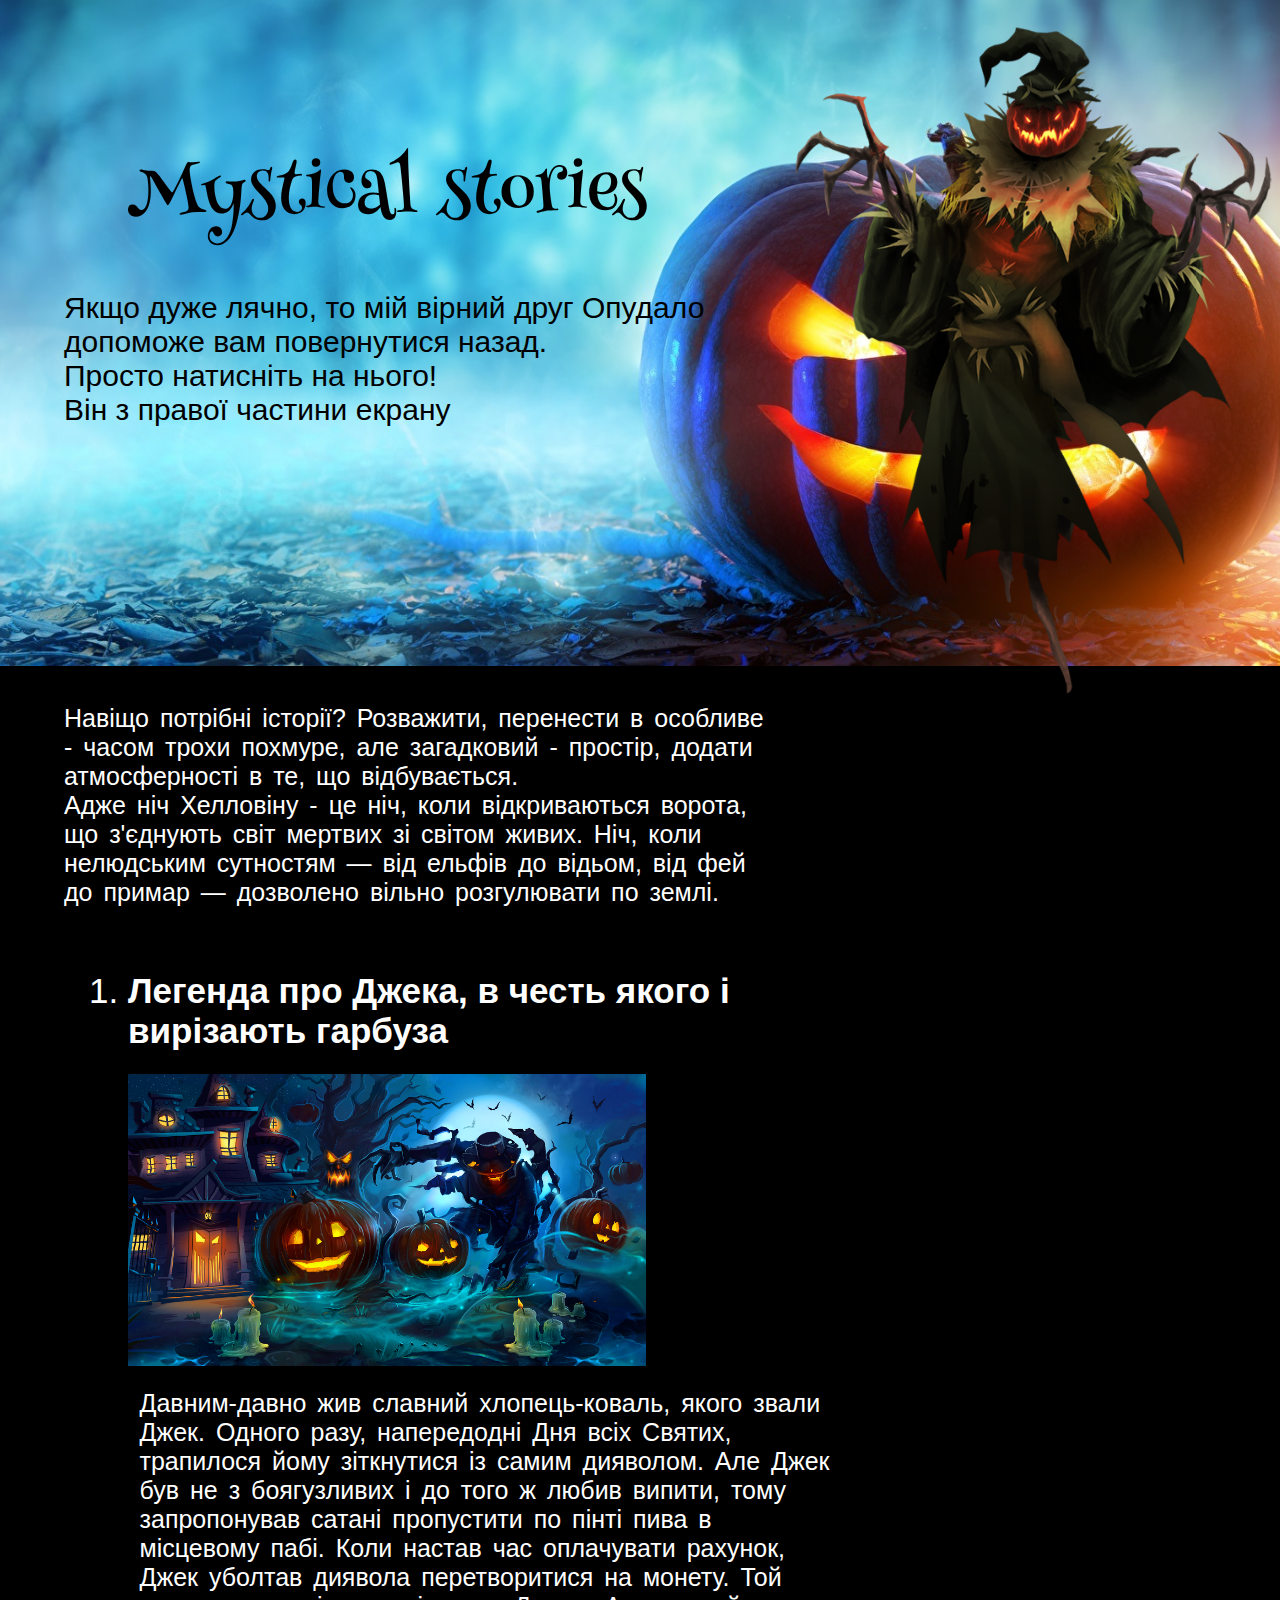
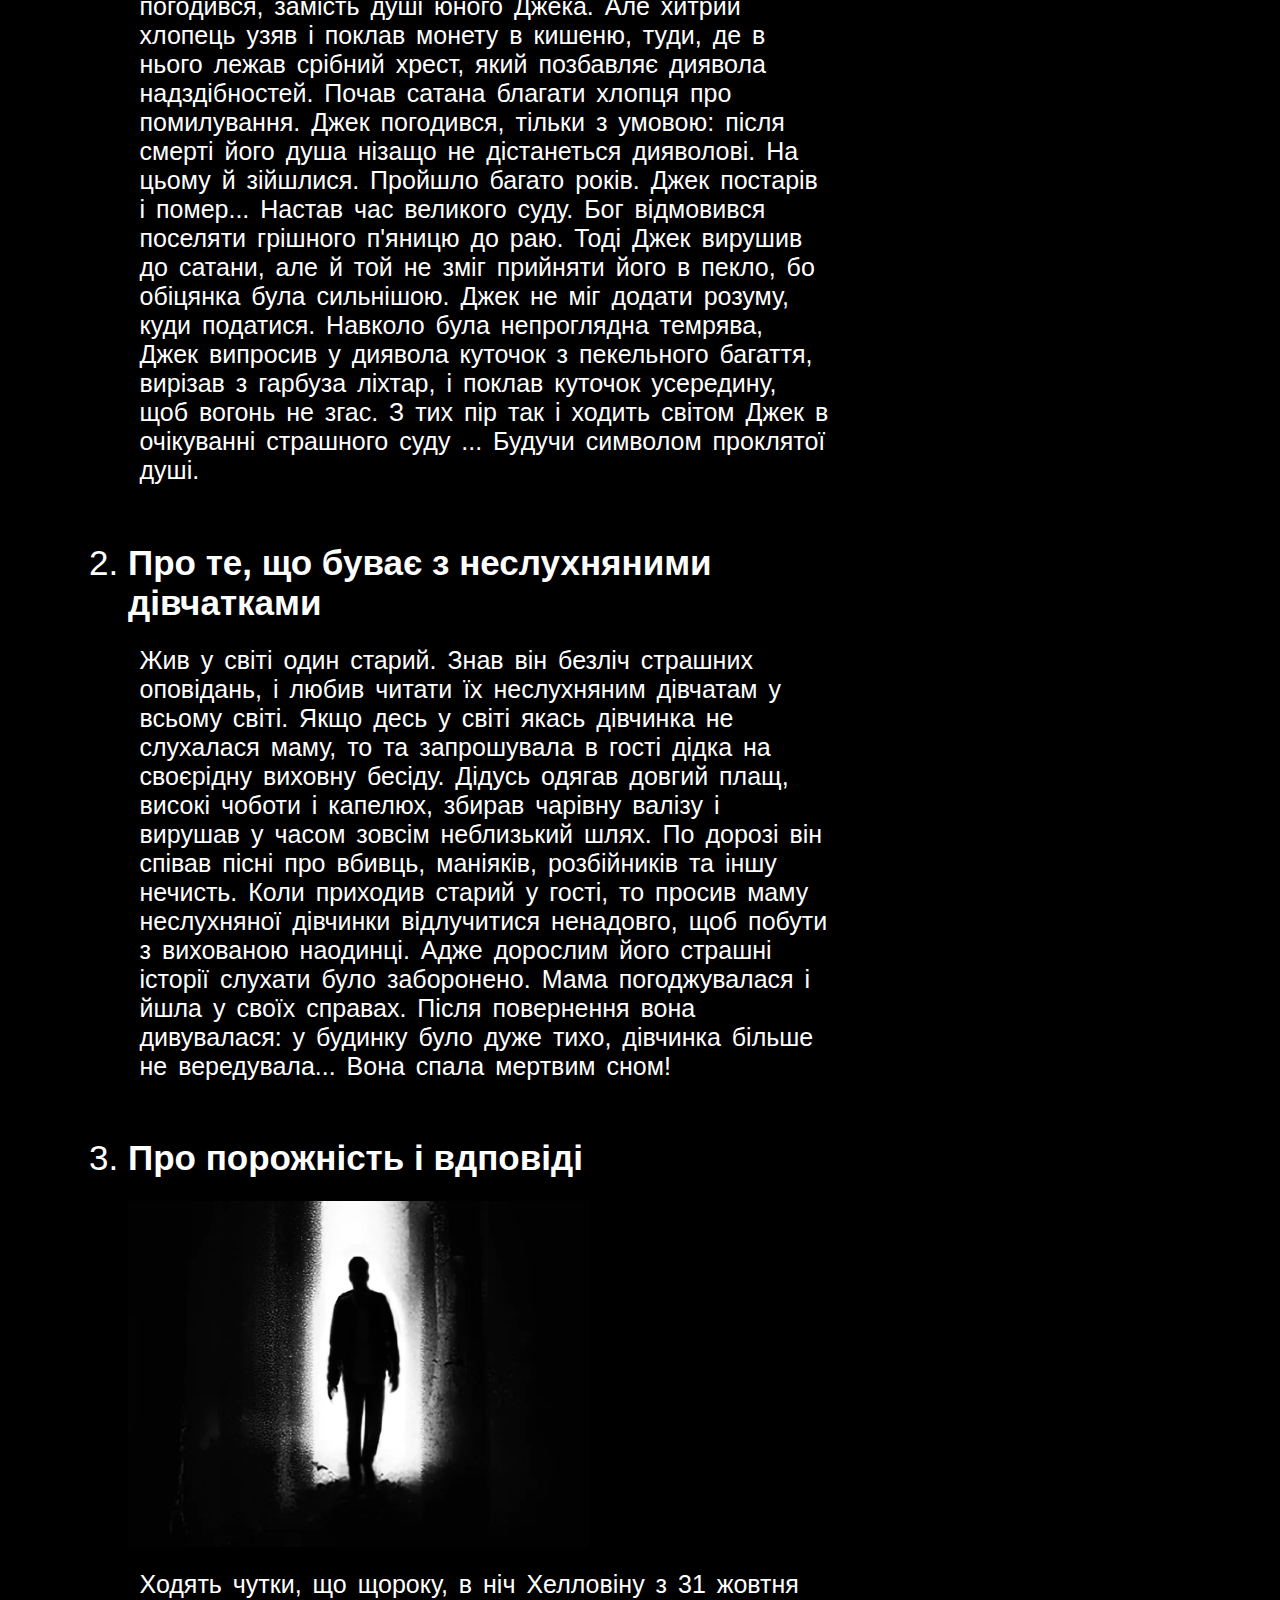
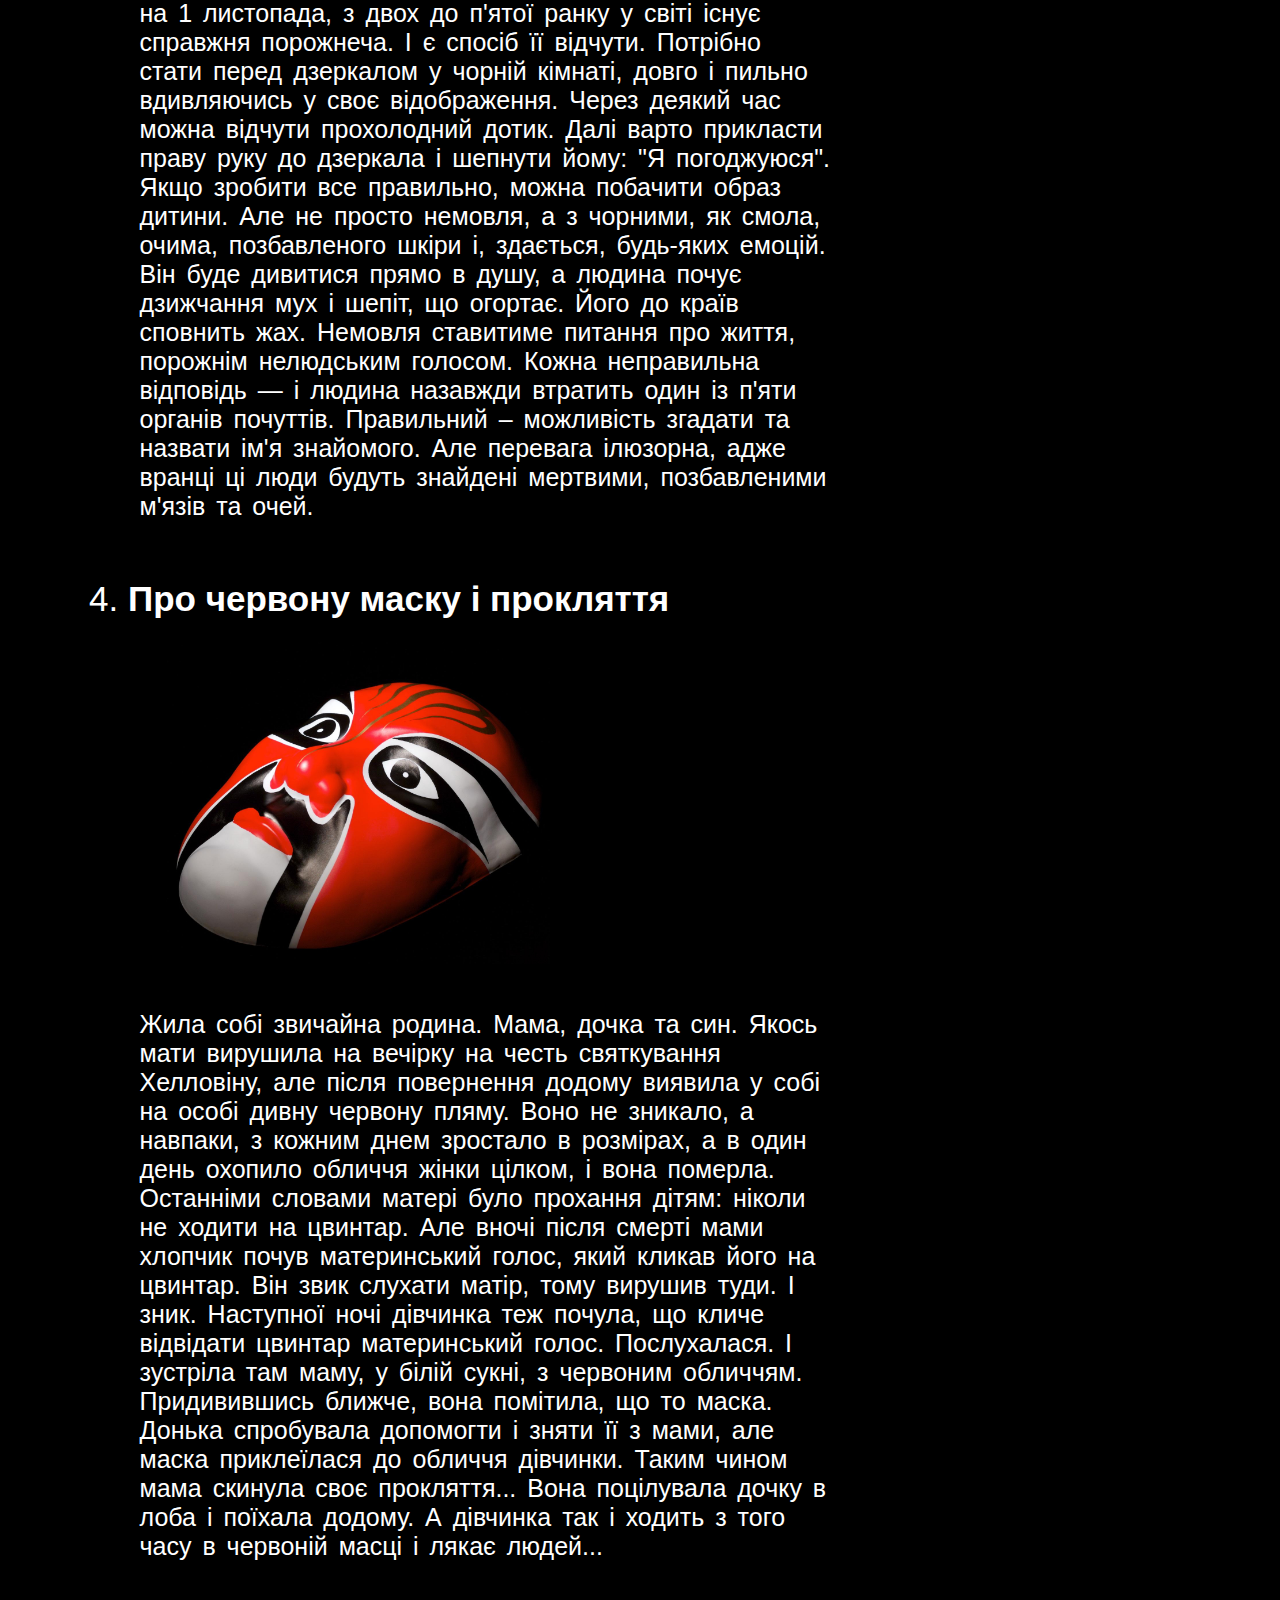
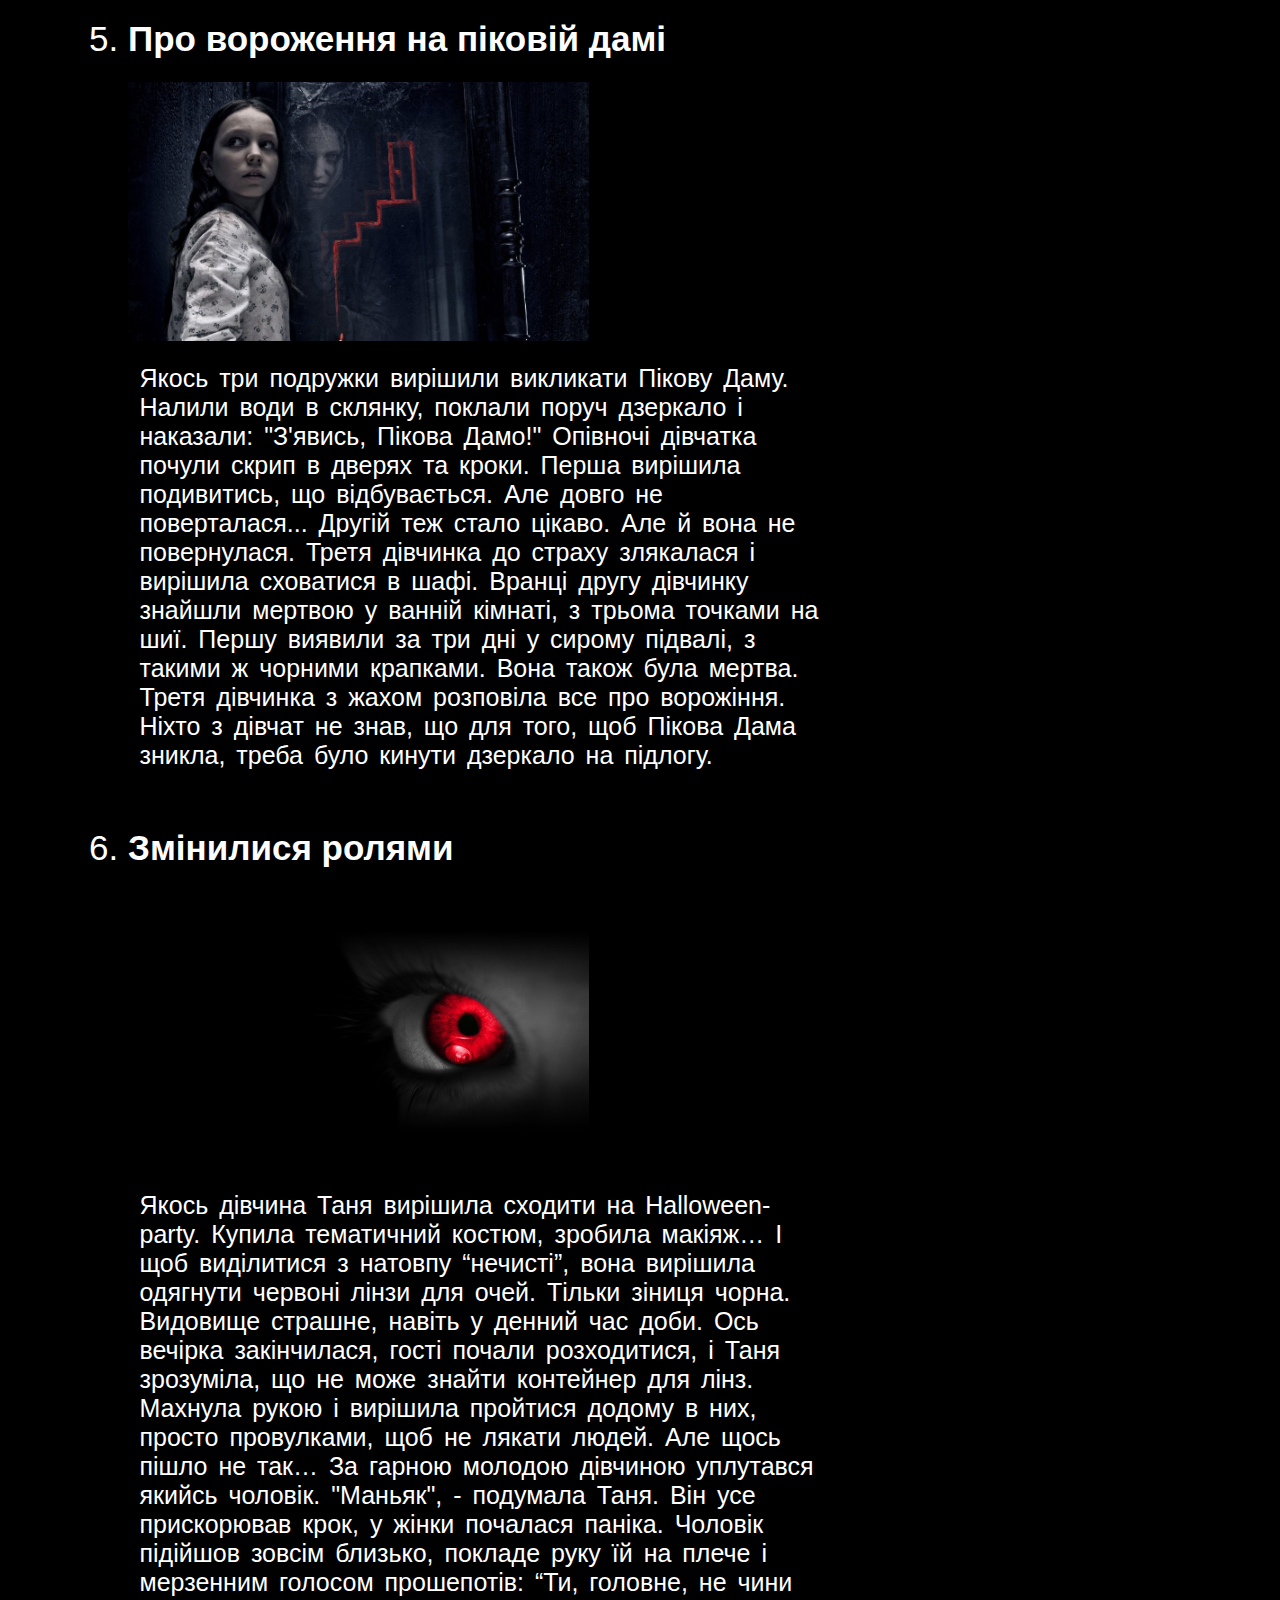
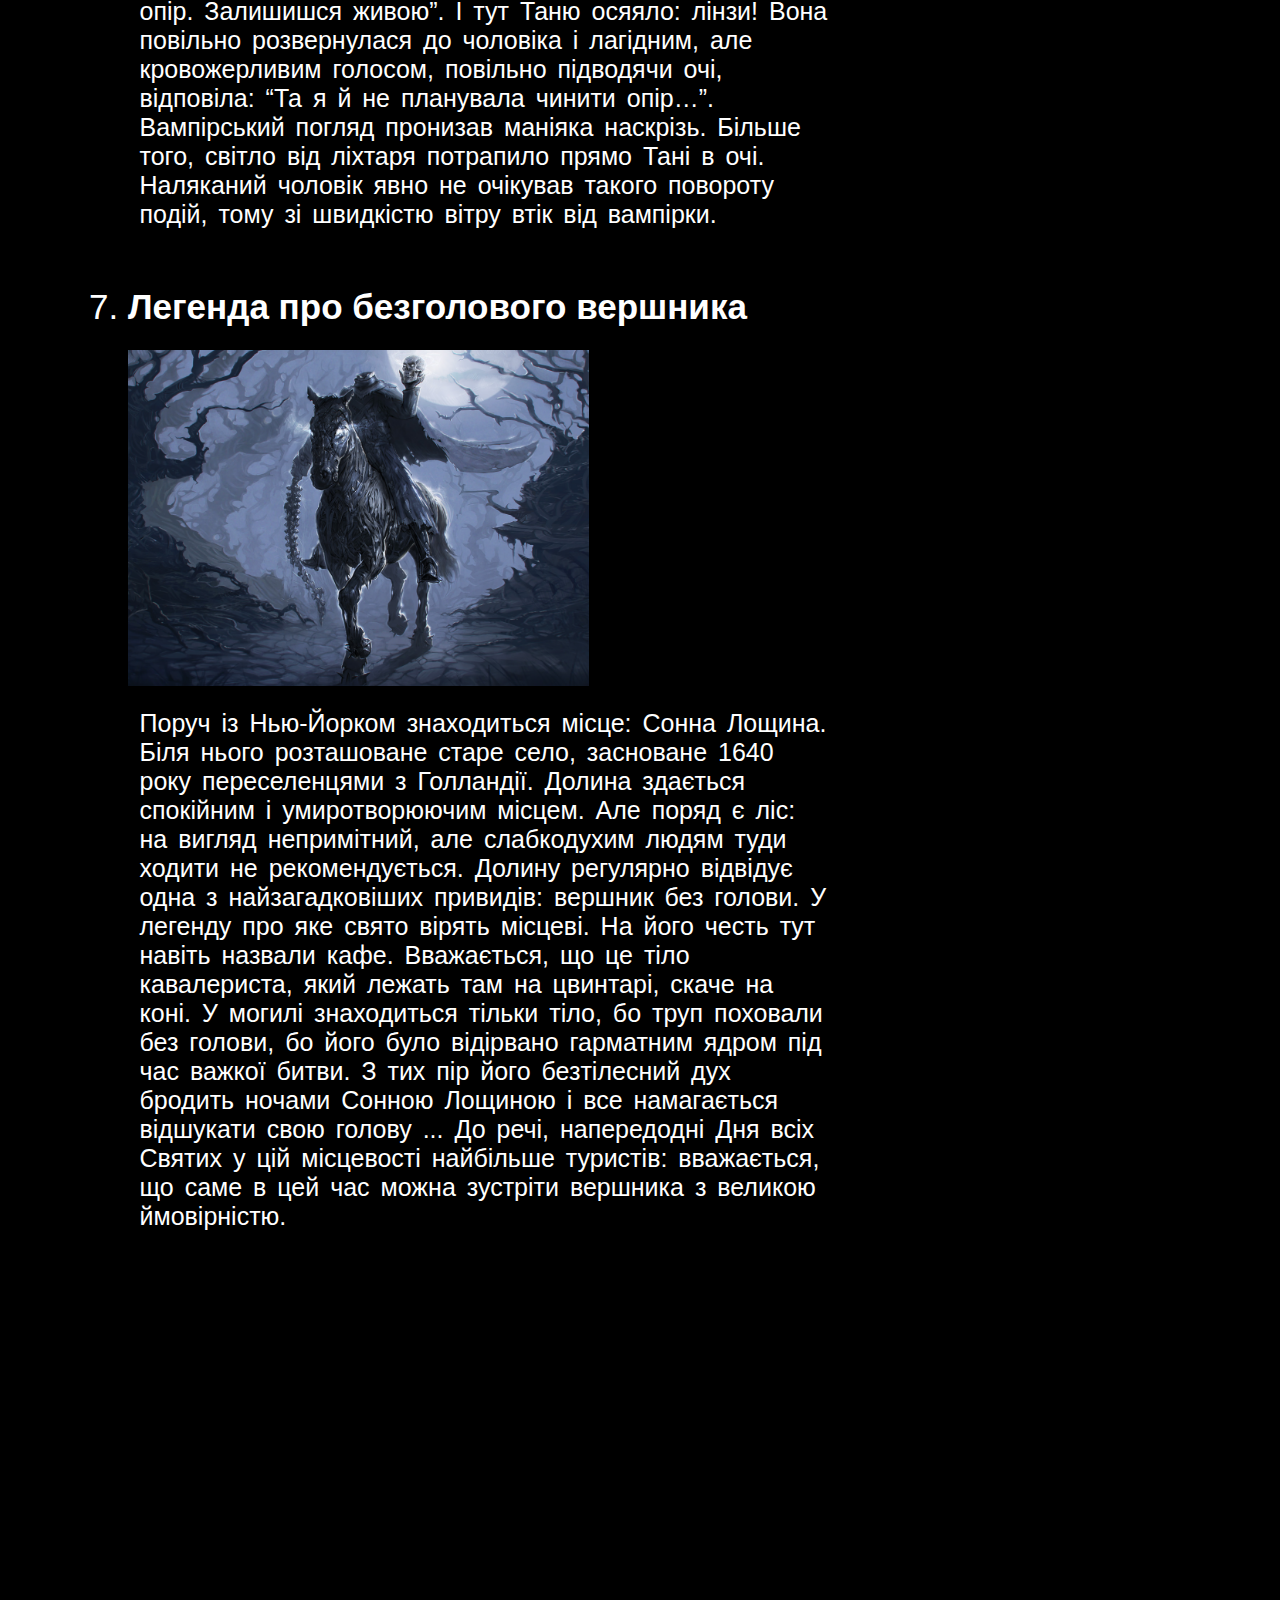
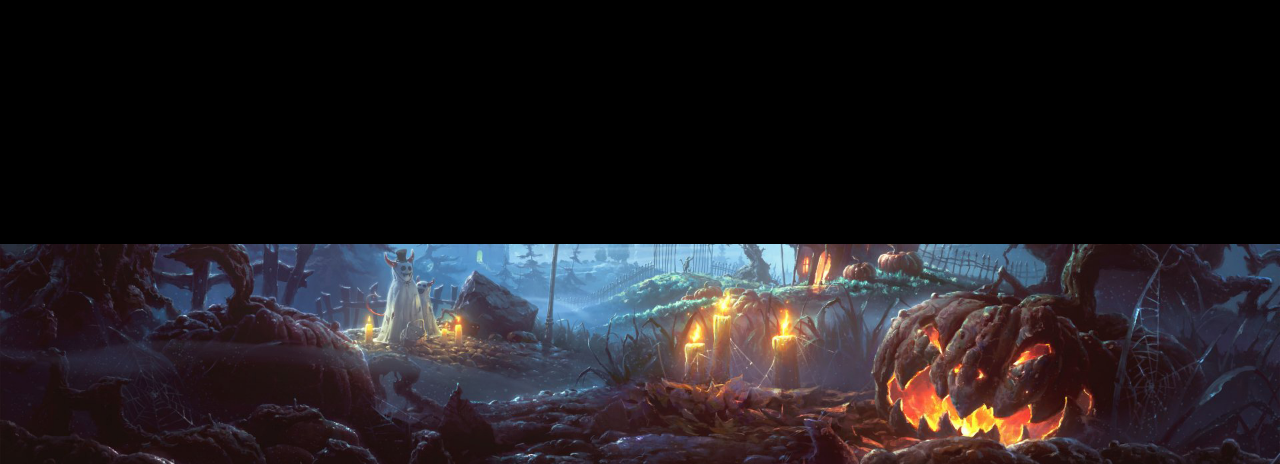
<file: Html-Css Websites/history.html>
<html>
   <head>
      <title>Містичні історії</title>
	<link href="https://fonts.googleapis.com/css2?family=Henny+Penny&display=swap" rel="stylesheet"/>
	 <link rel="stylesheet" href="https://cdnjs.cloudflare.com/ajax/libs/animate.css/4.1.1/animate.min.css"/>
  <script src="wow.min.js"></script>
  <script>
    new WOW().init();
  </script>
    <head>
	<body>
	    <div class="head">
		<a href="../Halloween.html"><img class="pugalo" src="Photo//пугало.png"></a>
		<div class="text_1">Mystical stories</div>
		<div class="text_2">Якщо дуже лячно, то мій вірний друг Опудало</p> допоможе вам повернутися назад.</p>Просто натисніть на нього!</p>Він з правої частини екрану</div>
		</div>
		<div class="text_3">Навіщо потрібні історії? Розважити, перенести в особливе - часом трохи похмуре, але загадковий - простір, додати атмосферності в те, що відбувається.</p>

        Адже ніч Хелловіну - це ніч, коли відкриваються ворота, що з'єднують світ мертвих зі світом живих. Ніч, коли нелюдським сутностям — від ельфів до відьом, від фей до примар — дозволено вільно розгулювати по землі.
</div>
  <ol>
    <li><b>Легенда про Джека, в честь якого і вирізають гарбуза</b></li>
       <img src="Photo/джек2.jpg" width="45%"/></p>
	   <span class="history1">
	Давним-давно жив славний хлопець-коваль, якого звали Джек. Одного разу, напередодні Дня всіх Святих, трапилося йому зіткнутися із самим дияволом. Але Джек був не з боягузливих і до того ж любив випити, тому запропонував сатані пропустити по пінті пива в місцевому пабі.

Коли настав час оплачувати рахунок, Джек уболтав диявола перетворитися на монету. Той погодився, замість душі юного Джека.

Але хитрий хлопець узяв і поклав монету в кишеню, туди, де в нього лежав срібний хрест, який позбавляє диявола надздібностей.

Почав сатана благати хлопця про помилування. Джек погодився, тільки з умовою: після смерті його душа нізащо не дістанеться дияволові. На цьому й зійшлися.

Пройшло багато років. Джек постарів і помер... Настав час великого суду. Бог відмовився поселяти грішного п'яницю до раю. Тоді Джек вирушив до сатани, але й той не зміг прийняти його в пекло, бо обіцянка була сильнішою. Джек не міг додати розуму, куди податися.

Навколо була непроглядна темрява, Джек випросив у диявола куточок з пекельного багаття, вирізав з гарбуза ліхтар, і поклав куточок усередину, щоб вогонь не згас. З тих пір так і ходить світом Джек в очікуванні страшного суду ... Будучи символом проклятої душі.
</span>
	<li><b>Про те, що буває з неслухняними дівчатками</b></li>
	
	   <span class="history1">
	Жив у світі один старий. Знав він безліч страшних оповідань, і любив читати їх неслухняним дівчатам у всьому світі.

Якщо десь у світі якась дівчинка не слухалася маму, то та запрошувала в гості дідка на своєрідну виховну бесіду.

Дідусь одягав довгий плащ, високі чоботи і капелюх, збирав чарівну валізу і вирушав у часом зовсім неблизький шлях. По дорозі він співав пісні про вбивць, маніяків, розбійників та іншу нечисть.

Коли приходив старий у гості, то просив маму неслухняної дівчинки відлучитися ненадовго, щоб побути з вихованою наодинці. Адже дорослим його страшні історії слухати було заборонено.

Мама погоджувалася і йшла у своїх справах. Після повернення вона дивувалася: у будинку було дуже тихо, дівчинка більше не вередувала... Вона спала мертвим сном!
</span>
	<li><b>Про порожність і вдповіді</b></li>
       <img src="Photo/порожність.jpg" width="40%"/></p>
	   <span class="history1">
	Ходять чутки, що щороку, в ніч Хелловіну з 31 жовтня на 1 листопада, з двох до п'ятої ранку у світі існує справжня порожнеча. І є спосіб її відчути. Потрібно стати перед дзеркалом у чорній кімнаті, довго і пильно вдивляючись у своє відображення. Через деякий час можна відчути прохолодний дотик.

Далі варто прикласти праву руку до дзеркала і шепнути йому: "Я погоджуюся".

Якщо зробити все правильно, можна побачити образ дитини. Але не просто немовля, а з чорними, як смола, очима, позбавленого шкіри і, здається, будь-яких емоцій.

Він буде дивитися прямо в душу, а людина почує дзижчання мух і шепіт, що огортає.

Його до країв сповнить жах. Немовля ставитиме питання про життя, порожнім нелюдським голосом.

Кожна неправильна відповідь — і людина назавжди втратить один із п'яти органів почуттів. Правильний – можливість згадати та назвати ім'я знайомого. Але перевага ілюзорна, адже вранці ці люди будуть знайдені мертвими, позбавленими м'язів та очей.
</span>
	<li><b>Про червону маску і прокляття</b></li>
       <img src="Photo/маска.jpg" width="40%"/></p>
	   <span class="history1">
	Жила собі звичайна родина. Мама, дочка та син. Якось мати вирушила на вечірку на честь святкування Хелловіну, але після повернення додому виявила у собі на особі дивну червону пляму. Воно не зникало, а навпаки, з кожним днем ​​зростало в розмірах, а в один день охопило обличчя жінки цілком, і вона померла.

Останніми словами матері було прохання дітям: ніколи не ходити на цвинтар.

Але вночі після смерті мами хлопчик почув материнський голос, який кликав його на цвинтар. Він звик слухати матір, тому вирушив туди. І зник. Наступної ночі дівчинка теж почула, що кличе відвідати цвинтар материнський голос.

Послухалася. І зустріла там маму, у білій сукні, з червоним обличчям. Придивившись ближче, вона помітила, що то маска. Донька спробувала допомогти і зняти її з мами, але маска приклеїлася до обличчя дівчинки.

Таким чином мама скинула своє прокляття... Вона поцілувала дочку в лоба і поїхала додому. А дівчинка так і ходить з того часу в червоній масці і лякає людей...
</span>
	<li><b>Про вороження на піковій дамі</b></li>
       <img src="Photo/дама.jpg" width="40%"/></p>
	   <span class="history1">
	Якось три подружки вирішили викликати Пікову Даму. Налили води в склянку, поклали поруч дзеркало і наказали: "З'явись, Пікова Дамо!"

Опівночі дівчатка почули скрип в дверях та кроки. Перша вирішила подивитись, що відбувається. Але довго не поверталася... Другій теж стало цікаво. Але й вона не повернулася.

Третя дівчинка до страху злякалася і вирішила сховатися в шафі.

Вранці другу дівчинку знайшли мертвою у ванній кімнаті, з трьома точками на шиї. Першу виявили за три дні у сирому підвалі, з такими ж чорними крапками. Вона також була мертва. Третя дівчинка з жахом розповіла все про ворожіння.
Ніхто з дівчат не знав, що для того, щоб Пікова Дама зникла, треба було кинути дзеркало на підлогу.
</span>
	<li><b>Змінилися ролями</b></li>
       <img src="Photo/очі.jpg" width="40%"/></p>
	   <span class="history1">
	Якось дівчина Таня вирішила сходити на Halloween-party. Купила тематичний костюм, зробила макіяж… І щоб виділитися з натовпу “нечисті”, вона вирішила одягнути червоні лінзи для очей. Тільки зіниця чорна. Видовище страшне, навіть у денний час доби.

Ось вечірка закінчилася, гості почали розходитися, і Таня зрозуміла, що не може знайти контейнер для лінз. Махнула рукою і вирішила пройтися додому в них, просто провулками, щоб не лякати людей.

Але щось пішло не так… За гарною молодою дівчиною уплутався якийсь чоловік. "Маньяк", - подумала Таня. Він усе прискорював крок, у жінки почалася паніка.

Чоловік підійшов зовсім близько, покладе руку їй на плече і мерзенним голосом прошепотів: “Ти, головне, не чини опір. Залишишся живою”.

І тут Таню осяяло: лінзи! Вона повільно розвернулася до чоловіка і лагідним, але кровожерливим голосом, повільно підводячи очі, відповіла: “Та я й не планувала чинити опір…”.
Вампірський погляд пронизав маніяка наскрізь. Більше того, світло від ліхтаря потрапило прямо Тані в очі.

Наляканий чоловік явно не очікував такого повороту подій, тому зі швидкістю вітру втік від вампірки.
</span>
	<li><b>Легенда про безголового вершника</b></li>
       <img src="Photo/вершник.jpg" width="40%"/></p>
	   <span class="history1">
	Поруч із Нью-Йорком знаходиться місце: Сонна Лощина. Біля нього розташоване старе село, засноване 1640 року переселенцями з Голландії. Долина здається спокійним і умиротворюючим місцем.

Але поряд є ліс: на вигляд непримітний, але слабкодухим людям туди ходити не рекомендується. Долину регулярно відвідує одна з найзагадковіших привидів: вершник без голови. У легенду про яке свято вірять місцеві. На його честь тут навіть назвали кафе.

Вважається, що це тіло кавалериста, який лежать там на цвинтарі, скаче на коні.
У могилі знаходиться тільки тіло, бо труп поховали без голови, бо його було відірвано гарматним ядром під час важкої битви.

З тих пір його безтілесний дух бродить ночами Сонною Лощиною і все намагається відшукати свою голову ...

До речі, напередодні Дня всіх Святих у цій місцевості найбільше туристів: вважається, що саме в цей час можна зустріти вершника з великою ймовірністю.
</span>
  </ol>
  <div class="zombi wow animate__animated animate__fadeInLeft" data-wow-duration="1.5s">
       <img class="fotoz" src="Photo/зомбі.png"/>
	   <div data-wow-delay="1.5s" class="text_finish wow animate__animated animate__fadeInLeft">Все ж таки ти зміг дійти до кінця.Я був впевнений, що не зможеш! Психіка сталева. А, що будеш робити, якщо я скажу, що це все правда?</div>
  </div>
  <img src="Photo/просте.png" width="100%"/>

  
	</body>
	<style>
	*{
	margin:0;
	padding:0;
	}

	    .head{
	     width:100%;
		height:74%;
		background-image:url('Photo/голова.jpg');
			background-position:center;
	background-repeat:no-repeat;
	background-size:cover;
		}
		
		body{
		background-color:#000000;
		font-family:'Roboto', sans-serif;
		}
		.text_1{
		position:relative;
		top:20%;
		margin-left:10%;
		font-family:'Henny Penny', cursive;
		font-size:70px;
	
		}
		
		.text_2{
		font-family:'Roboto', sans-serif;
		font-size:30px;
		margin-top:13%;
		margin-left:5%;
	
		}
		.text_3{
		width:55%;
		margin-left:5%;
		margin-top:3%;
		 font-size:25px;
		 word-spacing:4px;
		 color:white;
		}
		ol{
		margin-top:5%;
		margin-left:10%;
		color:white;
		}
		
		li{
		 font-size:35px;
		 width:55%;
		 
		}
		
		
		img{
		margin-top:2%;
		}
		
		.history1{
		display:block;
		   font-size:25px;
		   width:60%;
		   word-spacing:4px;
		   margin-top:2%;
		   margin-bottom:5%;
		   margin-left:1%;
		}
		
		
		.pugalo{
		height:670px;
		position:fixed;
		right: 0;
		}
		
		.fotoz{
		position:relative;
		  right:9%;
		}
		
		.zombi{
		  display:flex;
		}
		
		.text_finish{
		  color:white;
		  font-size:20px;
		  width:20%;
		  height:5%;
		  margin-top:10%;
		  font-family:monospace;
		
		}
		
	
		
		
		
	
	</style>
</html>
</file>
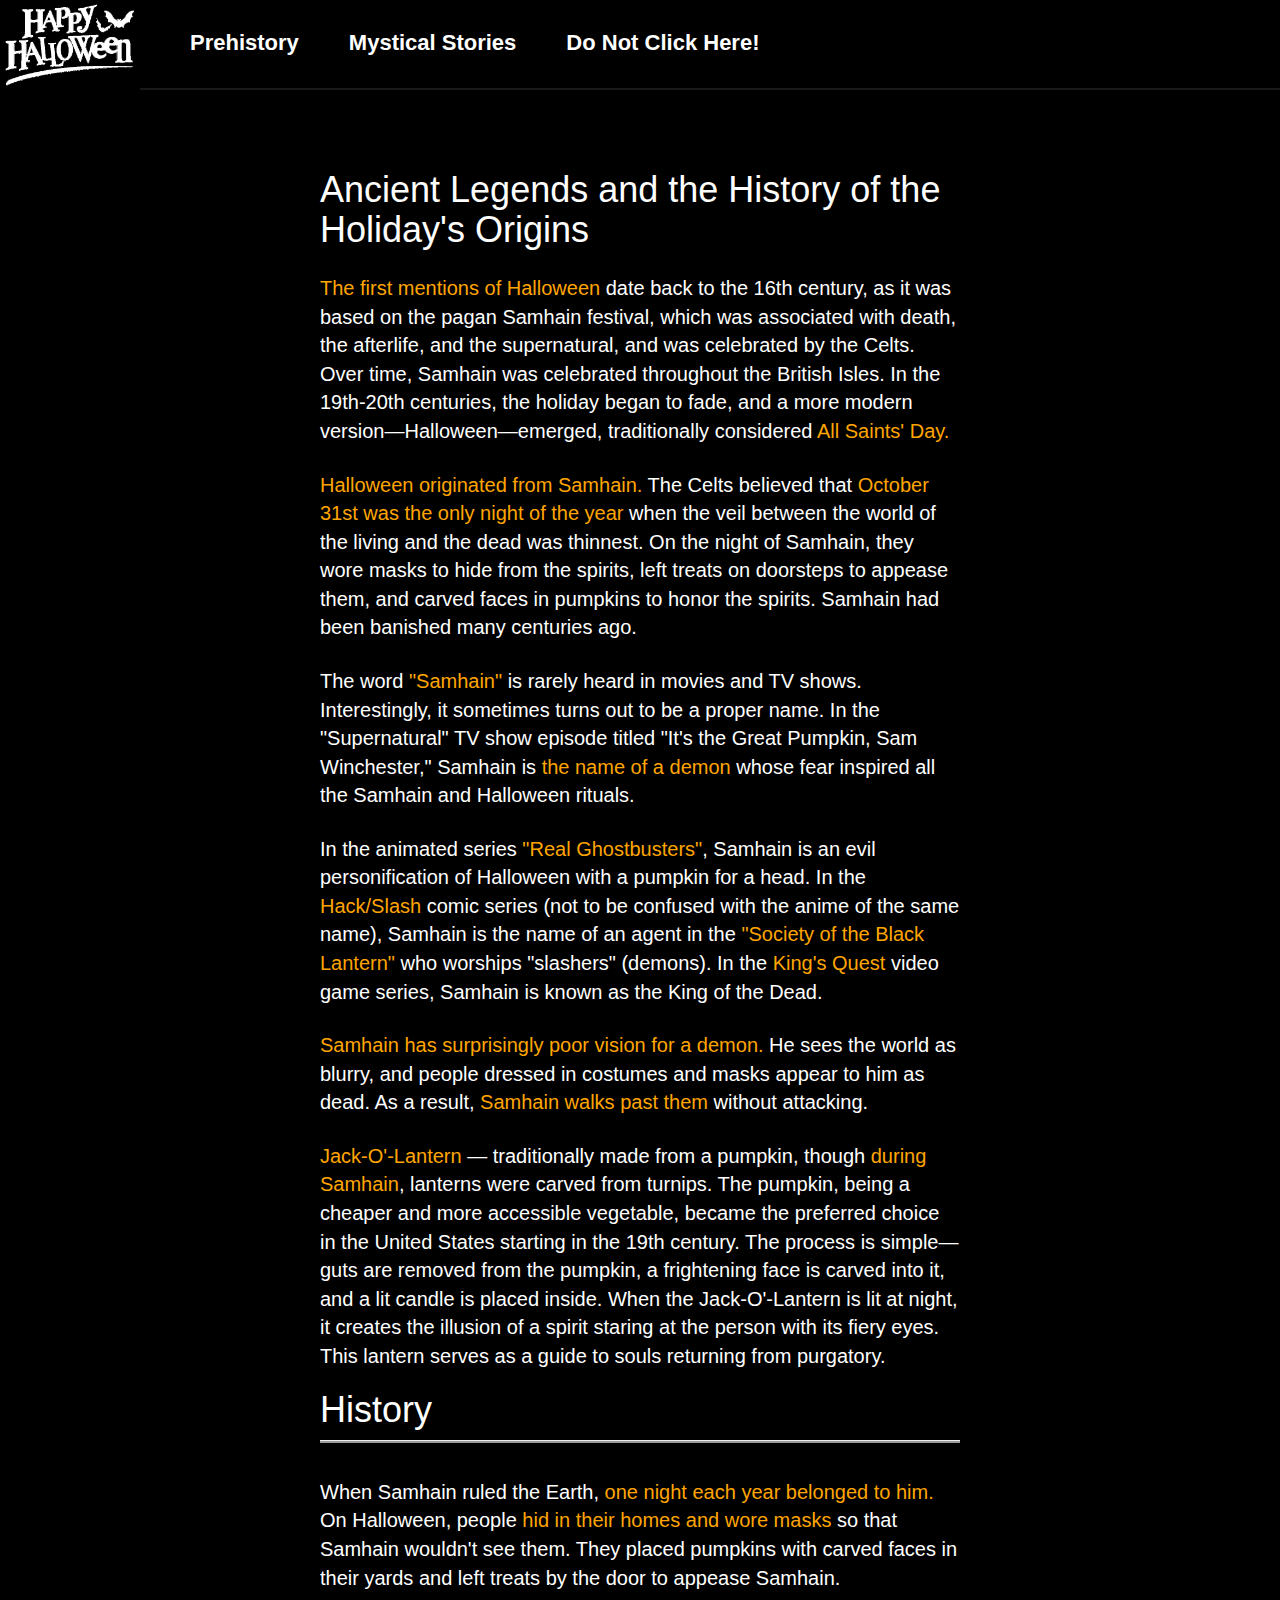
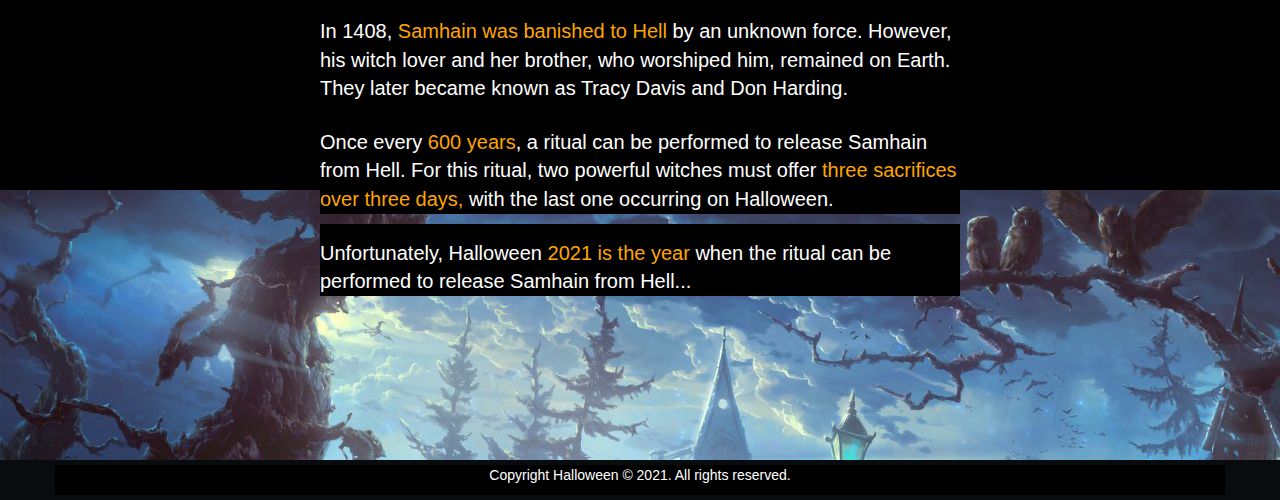
<file: Html-Css Websites/Website_1.html>
<html>
<head>
  <title>Halloween - Ancient Legends and History</title>
  <meta charset="UTF-8">
  <link href="https://fonts.googleapis.com/css2?family=Montserrat:wght@200&family=Roboto&display=swap" rel="stylesheet">
  <link rel="stylesheet" type="text/css" href="Website_1_Style.css">
  <link rel="stylesheet" href="https://maxcdn.bootstrapcdn.com/bootstrap/3.3.6/css/bootstrap.min.css">
</head>
<body>

<div class="Halloween_Menu">
  <img src="Photo/Lable_Menu.png" />
  <table cellpadding="0" cellspacing="0">
    <tr>
      <td><a href="Website_1.html">Prehistory</a></td>
      <td><a href="../Html-Css Websites/history.html">Mystical Stories</a></td>
      <td><a href="../Html-Css Websites/what.html">Do Not Click Here!</a></td>
    </tr>
  </table>
</div>

<div class="Blok_Text_All">
  <h1>Ancient Legends and the History of the Holiday's Origins</h1>
  <p><span style="color: orange;">The first mentions of Halloween</span> date back to the 16th century, as it was based on the pagan Samhain festival, which was associated with death, the afterlife, and the supernatural, and was celebrated by the Celts. Over time, Samhain was celebrated throughout the British Isles. In the 19th-20th centuries, the holiday began to fade, and a more modern version—Halloween—emerged, traditionally considered <span style="color: orange;">All Saints' Day.</span></p>
  <p><span style="color: orange;">Halloween originated from Samhain.</span> The Celts believed that <span style="color: orange;">October 31st was the only night of the year</span> when the veil between the world of the living and the dead was thinnest. On the night of Samhain, they wore masks to hide from the spirits, left treats on doorsteps to appease them, and carved faces in pumpkins to honor the spirits. Samhain had been banished many centuries ago.</p>
  <p>The word <span style="color: orange;">"Samhain"</span> is rarely heard in movies and TV shows. Interestingly, it sometimes turns out to be a proper name. In the "Supernatural" TV show episode titled "It's the Great Pumpkin, Sam Winchester," Samhain is <span style="color: orange;">the name of a demon</span> whose fear inspired all the Samhain and Halloween rituals.</p>
  <p>In the animated series <span style="color: orange;">"Real Ghostbusters"</span>, Samhain is an evil personification of Halloween with a pumpkin for a head. In the <span style="color: orange;">Hack/Slash</span> comic series (not to be confused with the anime of the same name), Samhain is the name of an agent in the <span style="color: orange;">"Society of the Black Lantern"</span> who worships "slashers" (demons). In the <span style="color: orange;">King's Quest</span> video game series, Samhain is known as the King of the Dead.</p>
  <p><span style="color: orange;">Samhain has surprisingly poor vision for a demon.</span> He sees the world as blurry, and people dressed in costumes and masks appear to him as dead. As a result, <span style="color: orange;">Samhain walks past them</span> without attacking.</p>
  <p><span style="color: orange;">Jack-O'-Lantern</span> — traditionally made from a pumpkin, though <span style="color: orange;">during Samhain</span>, lanterns were carved from turnips. The pumpkin, being a cheaper and more accessible vegetable, became the preferred choice in the United States starting in the 19th century. The process is simple—guts are removed from the pumpkin, a frightening face is carved into it, and a lit candle is placed inside. When the Jack-O'-Lantern is lit at night, it creates the illusion of a spirit staring at the person with its fiery eyes. This lantern serves as a guide to souls returning from purgatory.</p>
  
  <h1>History</h1>
  <hr />
  <p>When Samhain ruled the Earth, <span style="color: orange;">one night each year belonged to him.</span> On Halloween, people <span style="color: orange;">hid in their homes and wore masks</span> so that Samhain wouldn't see them. They placed pumpkins with carved faces in their yards and left treats by the door to appease Samhain.</p>
  <p>In 1408, <span style="color: orange;">Samhain was banished to Hell</span> by an unknown force. However, his witch lover and her brother, who worshiped him, remained on Earth. They later became known as Tracy Davis and Don Harding.</p>
  <p>Once every <span style="color: orange;">600 years</span>, a ritual can be performed to release Samhain from Hell. For this ritual, two powerful witches must offer <span style="color: orange;">three sacrifices over three days,</span> with the last one occurring on Halloween.</p>
  <p>Unfortunately, Halloween <span style="color: orange;">2021 is the year</span> when the ritual can be performed to release Samhain from Hell...</p>
</div>

<div class="Block_Foot"></div>
<div class="Footer_Background"></div>
<footer id="footer" class="footer-1">
  <div class="footer-copyright">
    <div class="container">
      <div class="col-md-12 text-center">
        <p>Copyright Halloween © 2021. All rights reserved.</p>
      </div>
    </div>
  </div>
</footer>

</body>
</html>
</file>
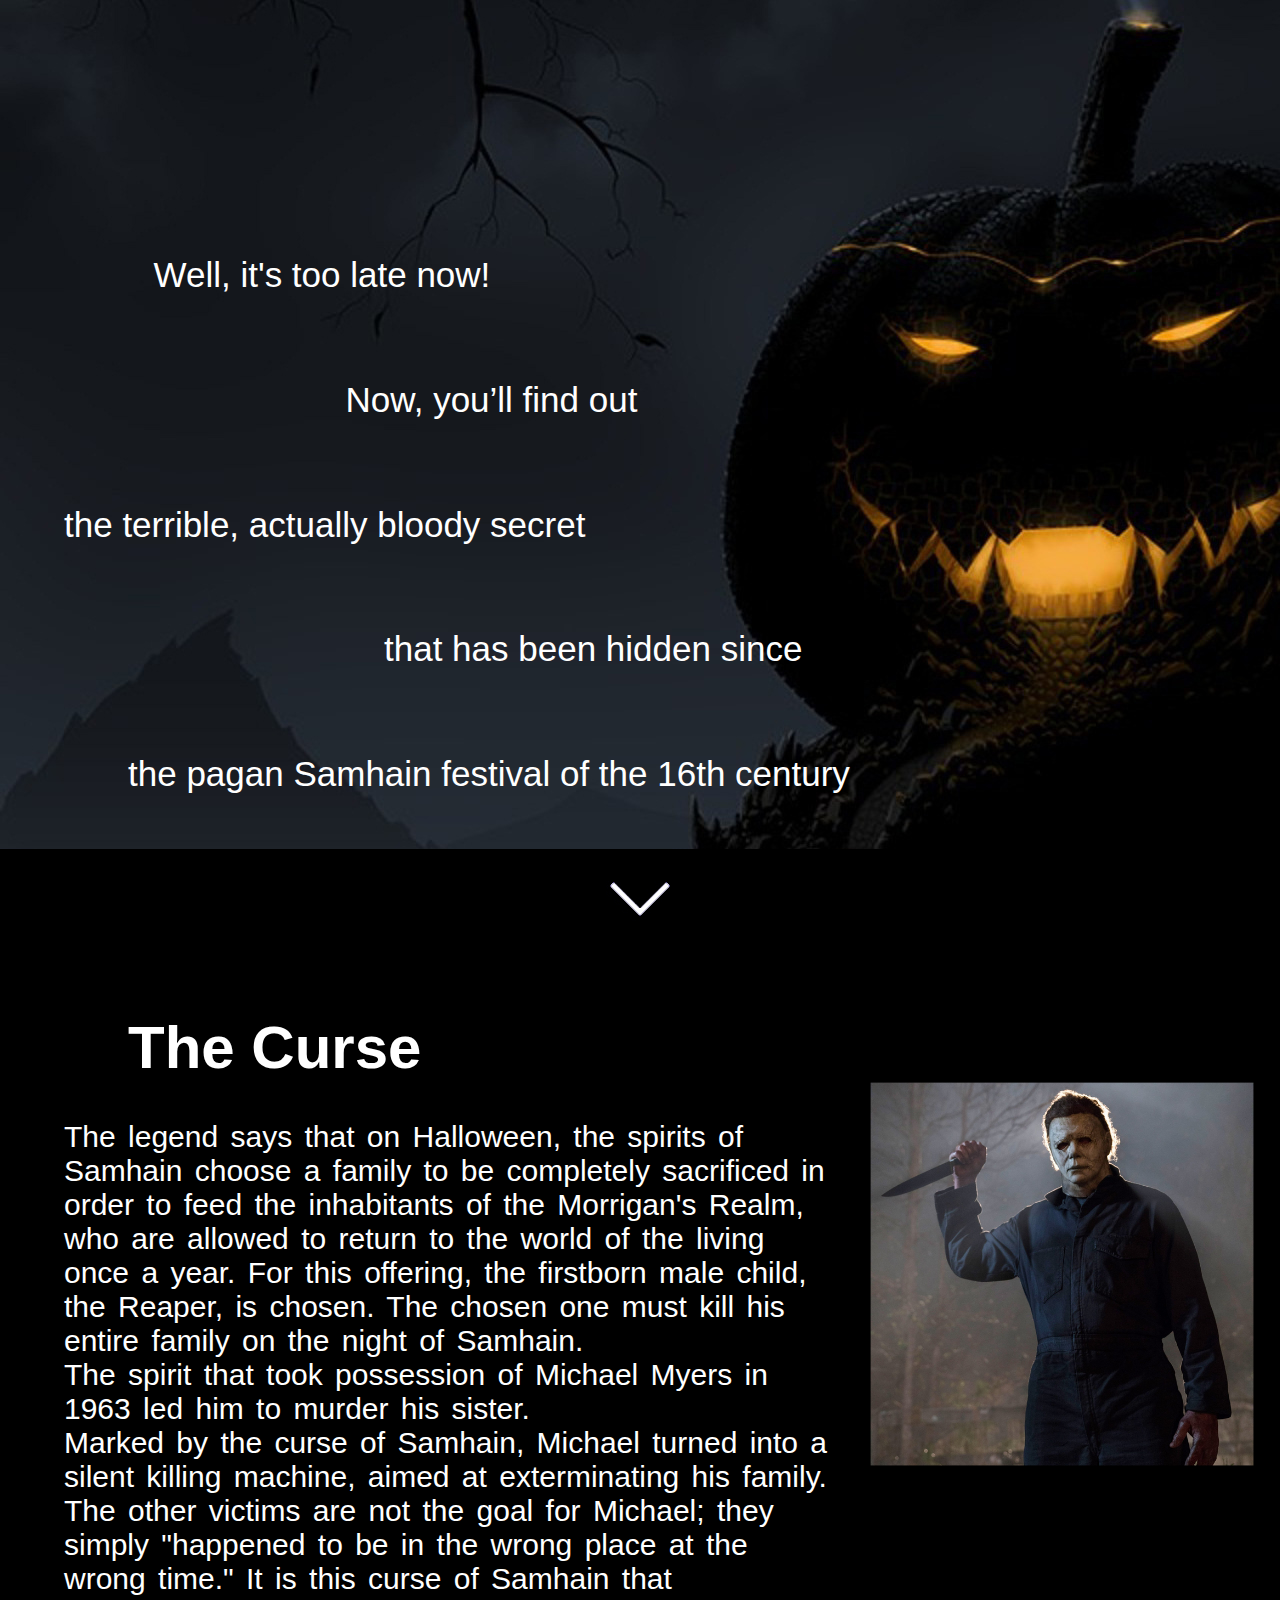
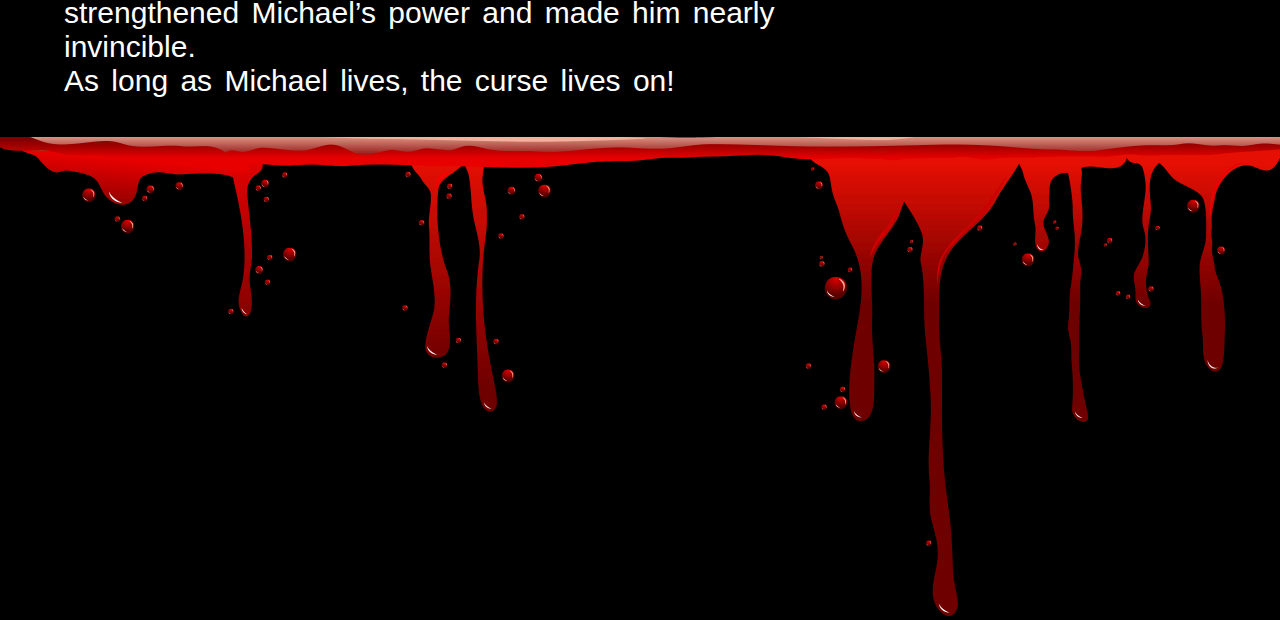
<file: Html-Css Websites/what.html>
<!DOCTYPE html>
<html>
   <head>
      <title>Do Not Click Here</title>
      <link rel="stylesheet" href="https://cdnjs.cloudflare.com/ajax/libs/animate.css/4.1.1/animate.min.css"/>
      <script src="wow.min.js"></script>
      <script>
         new WOW().init();
      </script>
   </head>
   <body>
      <div class="head">
         <div class="text_1 wow animate__animated animate__fadeInLeft" data-wow-duration="1s">Well, it's too late now!</div>
         <div data-wow-delay="2s" class="text_2 wow animate__animated animate__fadeInRight" data-wow-duration="2s">Now, you’ll find out</div>
         <div data-wow-delay="4s" class="text_3 wow animate__animated animate__fadeInLeft" data-wow-duration="2s">the terrible, actually bloody secret</div>
         <div data-wow-delay="6s" class="text_4 wow animate__animated animate__fadeInRight" data-wow-duration="2s">that has been hidden since</div>
         <div data-wow-delay="8s" class="text_5 wow animate__animated animate__fadeInLeft" data-wow-duration="2s">the pagan Samhain festival of the 16th century</div>
      </div>
      <div class="strilca"></div>
      <h1 class="zagol">The Curse</h1>
      <div class="ones">
         <div class="text_6"> 
            The legend says that on Halloween, the spirits of Samhain choose a family to be completely sacrificed in order to feed the inhabitants of the Morrigan's Realm, who are allowed to return to the world of the living once a year. For this offering, the firstborn male child, the Reaper, is chosen. The chosen one must kill his entire family on the night of Samhain.</p>
            The spirit that took possession of Michael Myers in 1963 led him to murder his sister.</p>

            Marked by the curse of Samhain, Michael turned into a silent killing machine, aimed at exterminating his family. The other victims are not the goal for Michael; they simply "happened to be in the wrong place at the wrong time." It is this curse of Samhain that strengthened Michael’s power and made him nearly invincible.</p>
            As long as Michael lives, the curse lives on!
         </div>
         <img class="mikel" src="Photo/майкл.png" width="30%"/>
      </div>
      <img class="grow" src="Photo/ров.png" width="1920px"/>
   </body>
   <style>
      * {
         margin: 0;
         padding: 0;
      }
      body {
         background-color: black;
         font-family: 'Roboto', sans-serif;
      }
      .head {
         width: 100%;
         height: 849px;
         background-image: url('Photo/сайт2голова.jpg');
         background-position: center;
         background-repeat: no-repeat;
         background-size: cover;
         color: white;
      }
      .text_1 {
         position: relative;
         color: white;
         font-size: 35px;
         top: 30%;
         margin-left: 12%;
      }
      .text_2 {
         position: relative;
         top: 40%;
         margin-left: 27%;
         color: white;
         font-size: 35px;
      }
      .text_3 {
         position: relative;
         top: 50%;
         margin-left: 5%;
         color: white;
         font-size: 35px;
      }
      .text_4 {
         font-size: 35px;
         position: relative;
         top: 60%;
         margin-left: 30%;
      }
      .text_5 {
         font-size: 35px;
         position: relative;
         top: 70%;
         margin-left: 10%;
      }
      .strilca {
         background-image: url('Photo/стрілка.jpg');
         position: relative;
         top: 3%;
         width: 100px;
         height: 100px;
         border-radius: 50%;
         margin: 0 auto;
      }
      .zagol {
         font-size: 60px;
         margin-top: 5%;
         margin-left: 10%;
         color: white;
      }
      .text_6 {
         margin-top: 3%;
         color: white;
         font-size: 30px;
         width: 60%;
         margin-left: 5%;
         word-spacing: 4px;
      }
      .ones {
         display: flex;
      }
      .mikel {
         height: 30%;
         margin-left: 3%;
      }
      .grow {
         width: 100%;
         margin-top: 3%;
      }
   </style>
</html>
</file>
<file: Html-Css Websites/Website_1_Style.css>
*{	background:black;}
body{
	margin:0;
	padding:0;
	font-family: 'Roboto', sans-serif;
	background:black;
}
.Halloween_Menu{
	width:100%;
	height:90px;
    border-bottom: 2px solid #191919;
	background:black;
	position:fixed;
	top:0%;
	background-image:(Photo/Lable_Menu.png);
	z-index:2;
}
.Halloween_Menu img {
width:140px;
position:absolute;
}
table{
	margin-left:140px;
	margin-top:30px;
	color:white;
		font-size:22px;
	font-weight:bold;
	text-align:center;
}
table a{
	padding-left:50px;
	transition:0.5s;
	text-decoration:none;
	color:white;
}
table a:hover{
	color:#edc60f;
	transition:0.5s;
}
.Blok_Text_All{
	position:relative;
	color:white;
	width:50%;
	height:150%;
	margin:0 auto;
	background:black;
	margin-top:170px;
	box-shadow:480px 0px 0px 0px black,
	-480px 0px 0px 0px black;
}
.Blok_Text_All hr {margin-top:5px;
    border-bottom: 2px solid #9d9d9c;
}
.Blok_Text_All p{padding-top:15px;
font-size:20px;}
color{
	color:#edc60f;
	font-weight:bold;
}
.Block_Foot{
	width:100%;
	height:30vh;
}
.footer-copyright { background: #090c0e; padding: 5px 0;}
.typo-light p, div { color: #fff;}

.Footer_Background{
	background-image:url(Photo/Footer_Background.jpg);
	width:100%;
	height:270px;
	background-repeat:no-repeat;

}
</file>
